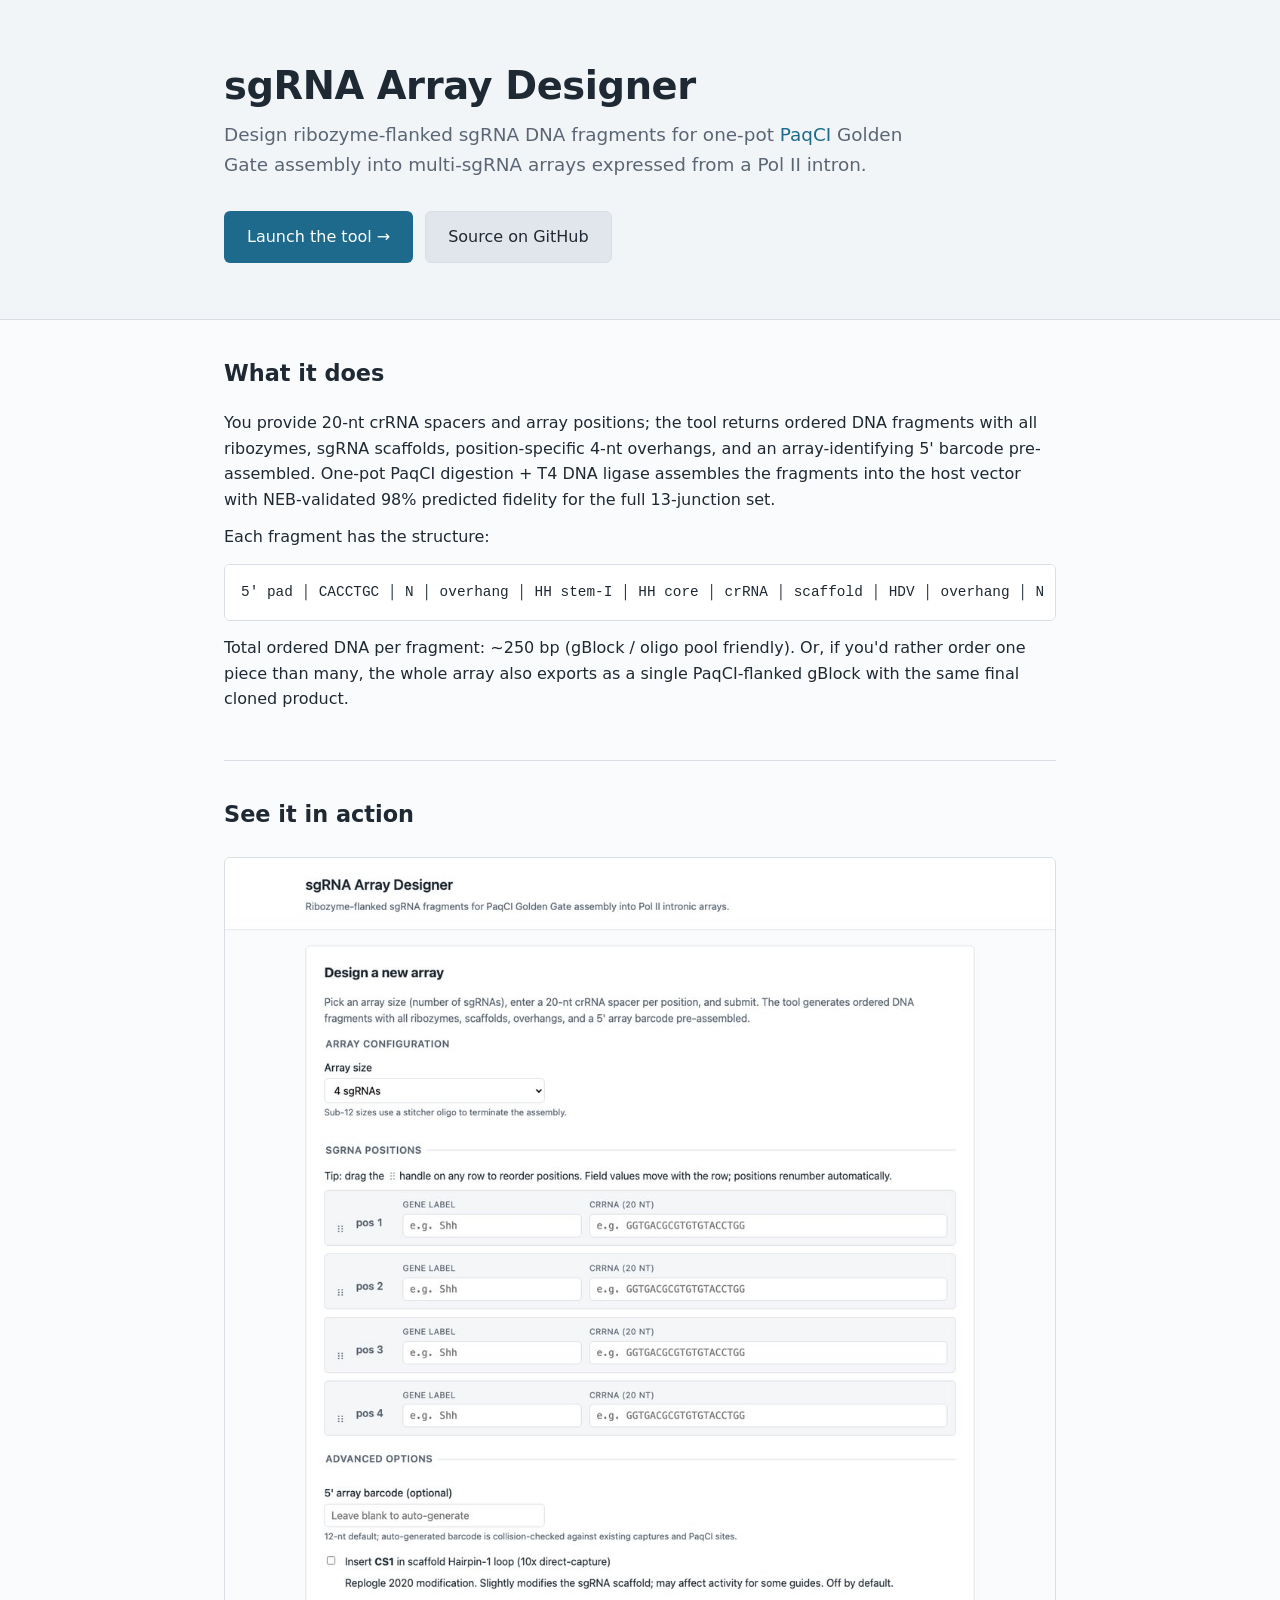
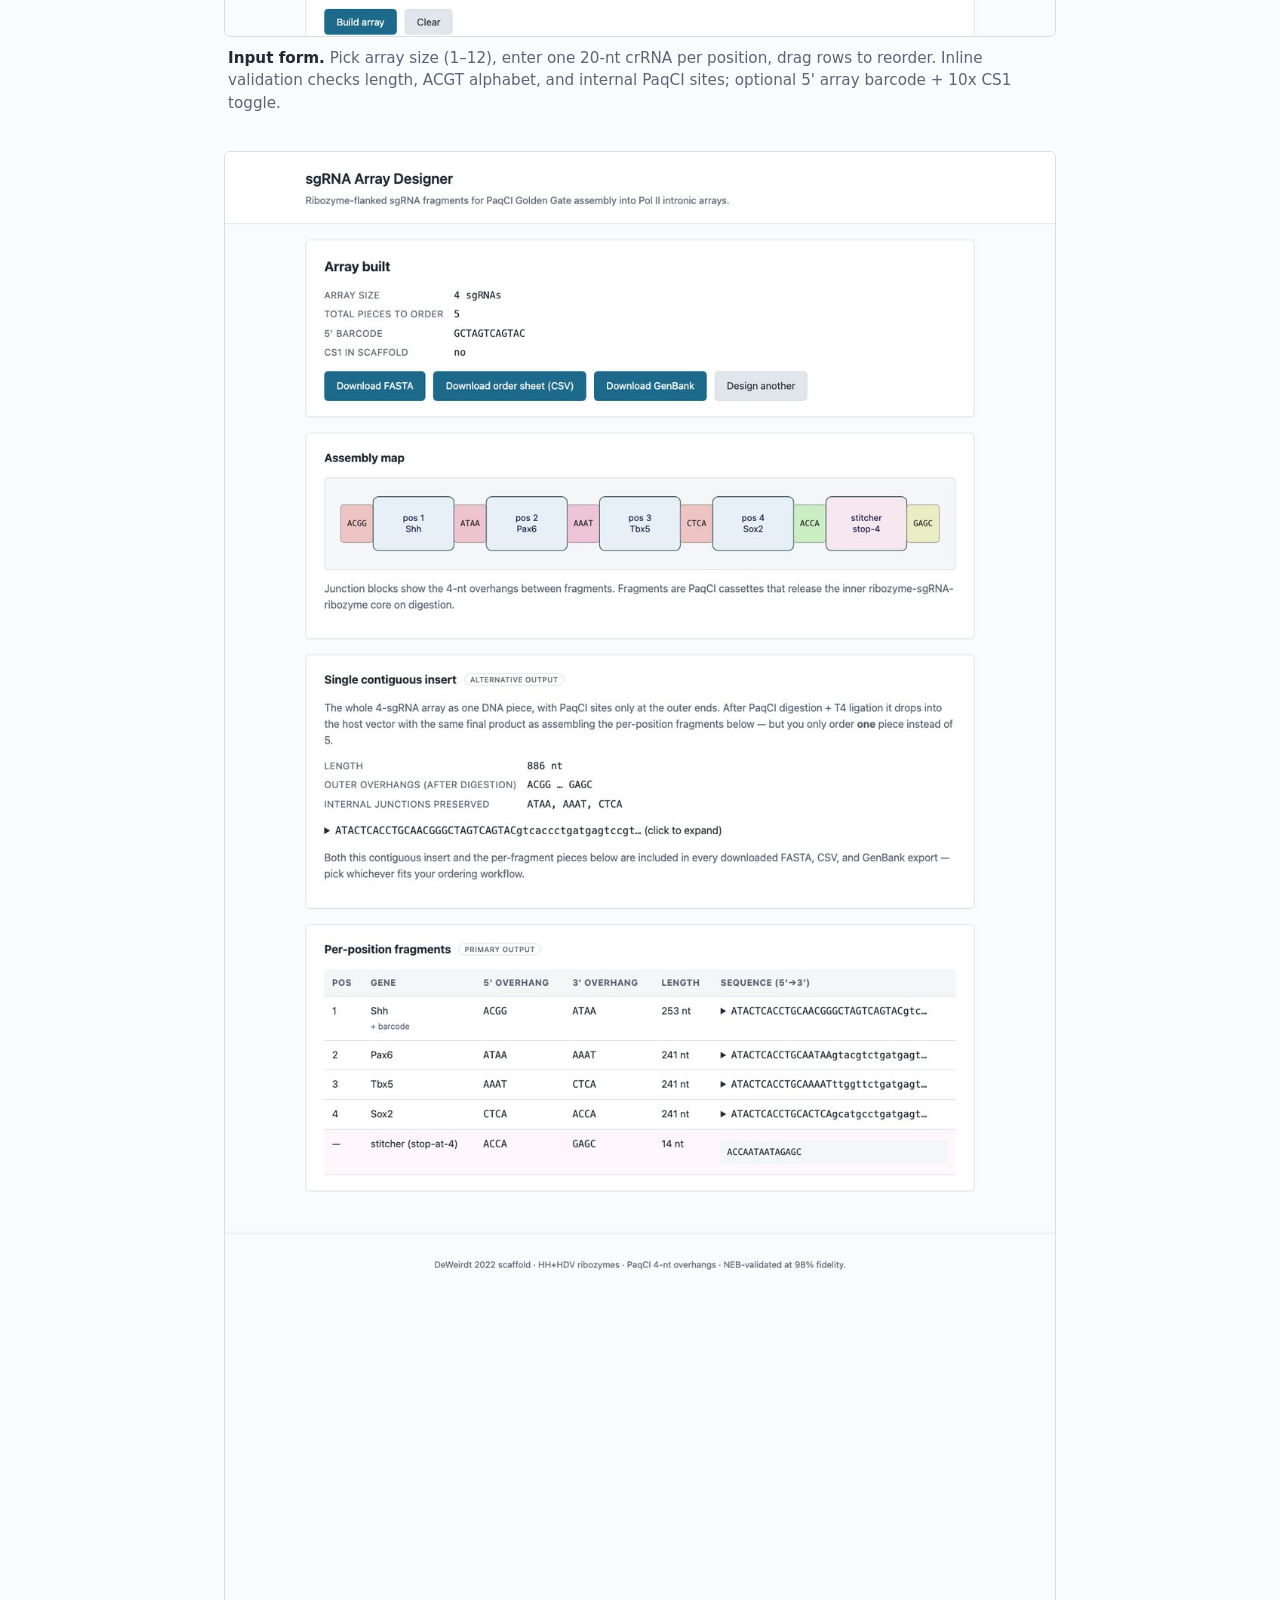
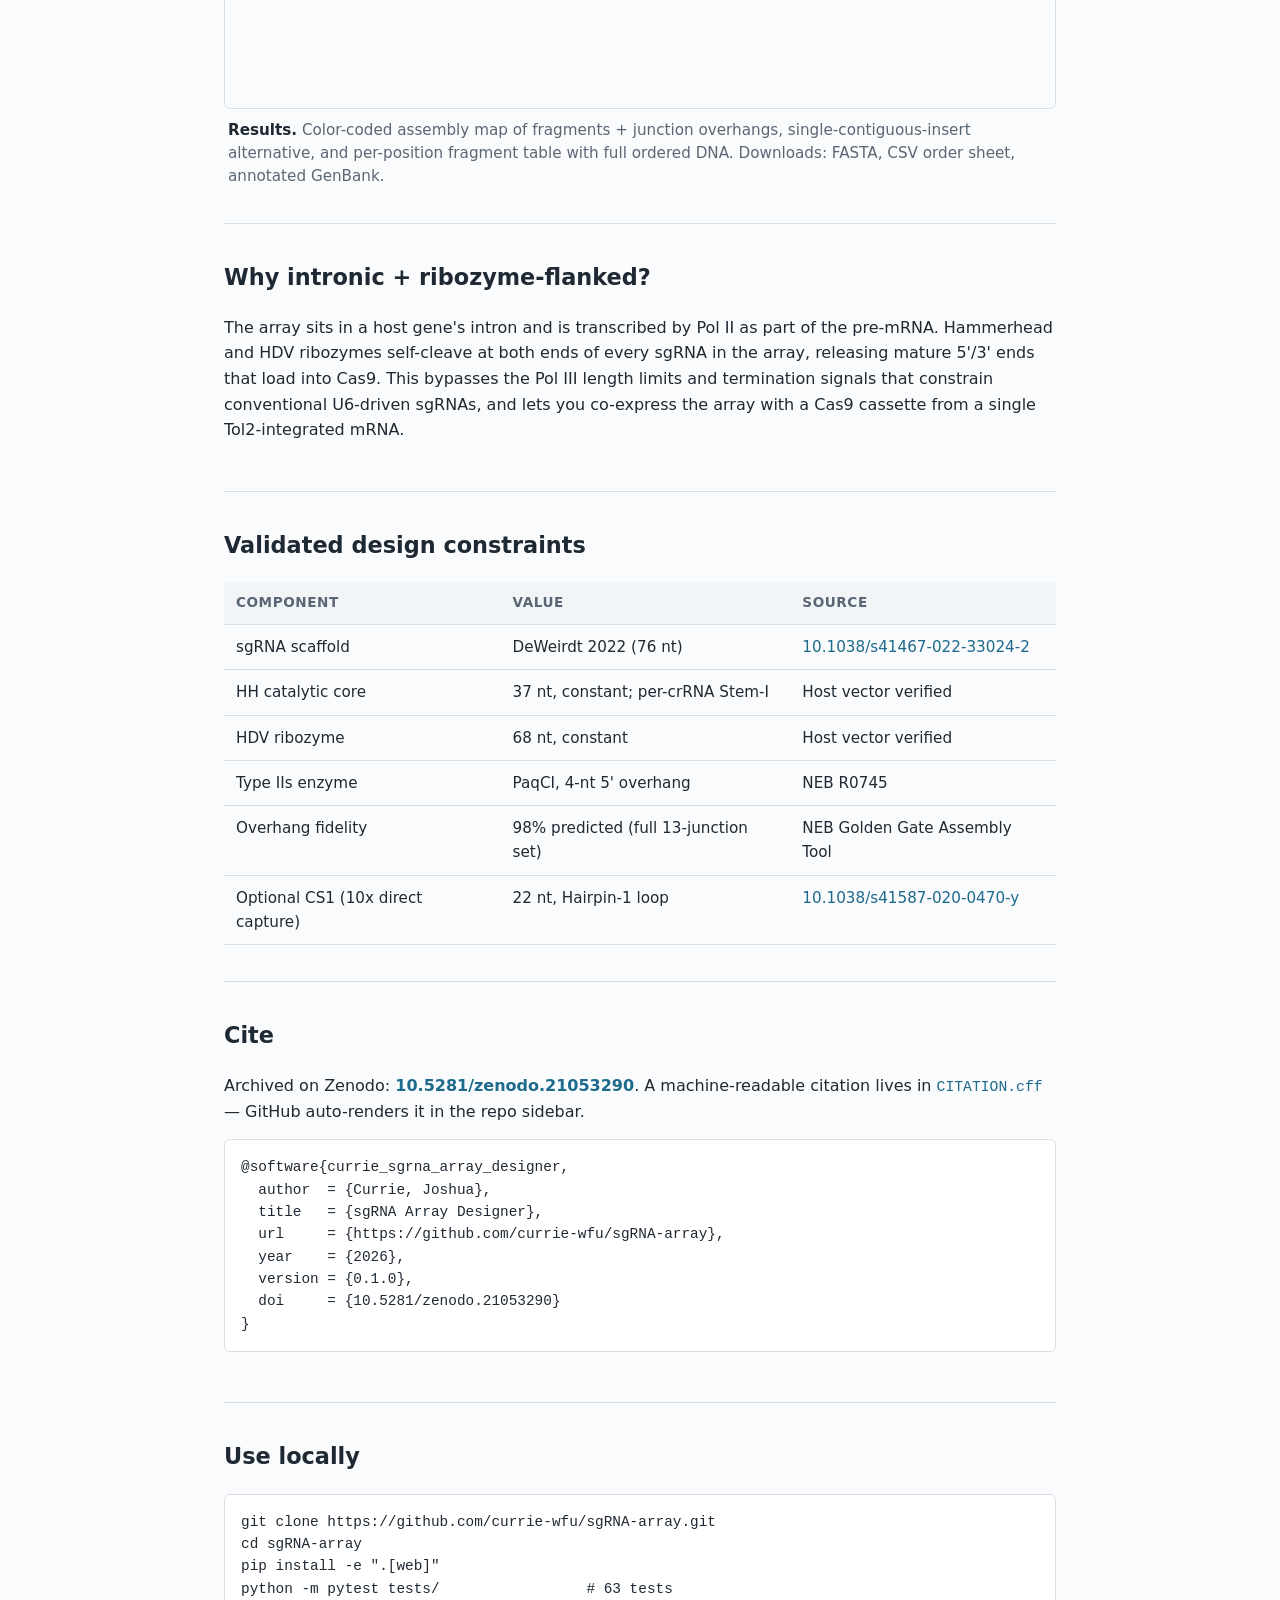
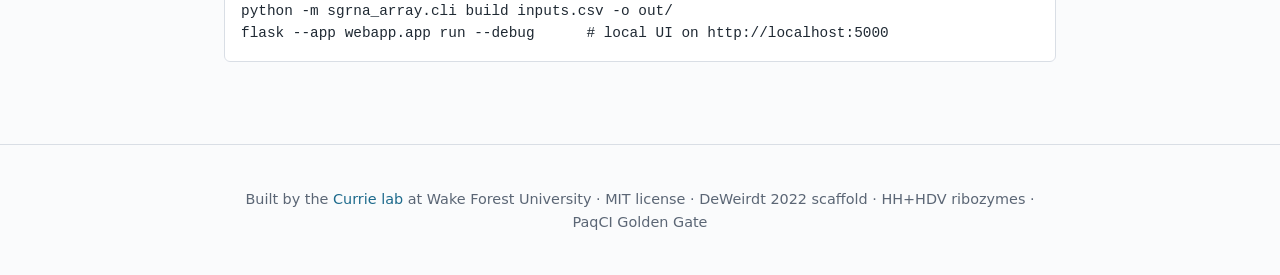
<file: docs/index.html>
<!doctype html>
<html lang="en">
<head>
  <meta charset="utf-8">
  <meta name="viewport" content="width=device-width, initial-scale=1">
  <title>sgRNA Array Designer</title>
  <meta name="description" content="Design ribozyme-flanked sgRNA arrays for PaqCI Golden Gate assembly into Pol II intronic cassettes.">
  <link rel="stylesheet" href="style.css">
</head>
<body>
  <header class="hero">
    <div class="container">
      <h1>sgRNA Array Designer</h1>
      <p class="lede">
        Design ribozyme-flanked sgRNA DNA fragments for one-pot
        <a href="https://www.neb.com/en-us/products/r0745-paqci" target="_blank" rel="noopener">PaqCI</a>
        Golden Gate assembly into multi-sgRNA arrays expressed from a Pol II intron.
      </p>
      <p class="actions">
        <a class="btn btn-primary" href="https://huggingface.co/spaces/currie-wfu/sgRNA_array">
          Launch the tool →
        </a>
        <a class="btn btn-secondary" href="https://github.com/currie-wfu/sgRNA-array">
          Source on GitHub
        </a>
      </p>
    </div>
  </header>

  <main class="container">
    <section>
      <h2>What it does</h2>
      <p>
        You provide 20-nt crRNA spacers and array positions; the tool returns ordered DNA fragments
        with all ribozymes, sgRNA scaffolds, position-specific 4-nt overhangs, and an array-identifying
        5' barcode pre-assembled. One-pot PaqCI digestion + T4 DNA ligase assembles the fragments into
        the host vector with NEB-validated 98% predicted fidelity for the full 13-junction set.
      </p>
      <p>
        Each fragment has the structure:
      </p>
      <pre><code>5' pad │ CACCTGC │ N │ overhang │ HH stem-I │ HH core │ crRNA │ scaffold │ HDV │ overhang │ N │ GCAGGTG │ 3' pad</code></pre>
      <p>
        Total ordered DNA per fragment: ~250 bp (gBlock / oligo pool friendly).
        Or, if you'd rather order one piece than many, the whole array also exports
        as a single PaqCI-flanked gBlock with the same final cloned product.
      </p>
    </section>

    <section class="screenshots">
      <h2>See it in action</h2>
      <figure>
        <a href="images/screenshot-form.jpg">
          <img
            src="images/screenshot-form.jpg"
            alt="Screenshot of the input form: array size selector, four positional sgRNA rows with drag handles, optional barcode and CS1 inputs"
            loading="lazy">
        </a>
        <figcaption>
          <strong>Input form.</strong> Pick array size (1–12), enter one 20-nt crRNA per
          position, drag rows to reorder. Inline validation checks length, ACGT alphabet,
          and internal PaqCI sites; optional 5' array barcode + 10x CS1 toggle.
        </figcaption>
      </figure>
      <figure>
        <a href="images/screenshot-results.jpg">
          <img
            src="images/screenshot-results.jpg"
            alt="Screenshot of the results page: array summary, color-coded assembly map SVG, single contiguous insert section, per-position fragment table with sequences"
            loading="lazy">
        </a>
        <figcaption>
          <strong>Results.</strong> Color-coded assembly map of fragments + junction overhangs,
          single-contiguous-insert alternative, and per-position fragment table with full
          ordered DNA. Downloads: FASTA, CSV order sheet, annotated GenBank.
        </figcaption>
      </figure>
    </section>

    <section>
      <h2>Why intronic + ribozyme-flanked?</h2>
      <p>
        The array sits in a host gene's intron and is transcribed by Pol II as part of the pre-mRNA.
        Hammerhead and HDV ribozymes self-cleave at both ends of every sgRNA in the array, releasing
        mature 5'/3' ends that load into Cas9. This bypasses the Pol III length limits and termination
        signals that constrain conventional U6-driven sgRNAs, and lets you co-express the array with
        a Cas9 cassette from a single Tol2-integrated mRNA.
      </p>
    </section>

    <section>
      <h2>Validated design constraints</h2>
      <table>
        <thead>
          <tr><th>Component</th><th>Value</th><th>Source</th></tr>
        </thead>
        <tbody>
          <tr><td>sgRNA scaffold</td><td>DeWeirdt 2022 (76 nt)</td>
              <td><a href="https://doi.org/10.1038/s41467-022-33024-2">10.1038/s41467-022-33024-2</a></td></tr>
          <tr><td>HH catalytic core</td><td>37 nt, constant; per-crRNA Stem-I</td>
              <td>Host vector verified</td></tr>
          <tr><td>HDV ribozyme</td><td>68 nt, constant</td>
              <td>Host vector verified</td></tr>
          <tr><td>Type IIs enzyme</td><td>PaqCI, 4-nt 5' overhang</td>
              <td>NEB R0745</td></tr>
          <tr><td>Overhang fidelity</td><td>98% predicted (full 13-junction set)</td>
              <td>NEB Golden Gate Assembly Tool</td></tr>
          <tr><td>Optional CS1 (10x direct capture)</td><td>22 nt, Hairpin-1 loop</td>
              <td><a href="https://doi.org/10.1038/s41587-020-0470-y">10.1038/s41587-020-0470-y</a></td></tr>
        </tbody>
      </table>
    </section>

    <section>
      <h2>Cite</h2>
      <p>
        Archived on Zenodo:
        <a href="https://doi.org/10.5281/zenodo.21053290"><strong>10.5281/zenodo.21053290</strong></a>.
        A machine-readable citation lives in
        <a href="https://github.com/currie-wfu/sgRNA-array/blob/main/CITATION.cff"><code>CITATION.cff</code></a>
        — GitHub auto-renders it in the repo sidebar.
      </p>
      <pre><code>@software{currie_sgrna_array_designer,
  author  = {Currie, Joshua},
  title   = {sgRNA Array Designer},
  url     = {https://github.com/currie-wfu/sgRNA-array},
  year    = {2026},
  version = {0.1.0},
  doi     = {10.5281/zenodo.21053290}
}</code></pre>
    </section>

    <section>
      <h2>Use locally</h2>
      <pre><code>git clone https://github.com/currie-wfu/sgRNA-array.git
cd sgRNA-array
pip install -e ".[web]"
python -m pytest tests/                 # 63 tests
python -m sgrna_array.cli build inputs.csv -o out/
flask --app webapp.app run --debug      # local UI on http://localhost:5000</code></pre>
    </section>
  </main>

  <footer>
    <div class="container">
      <p>
        Built by the
        <a href="https://github.com/currie-wfu">Currie lab</a> at Wake Forest University ·
        MIT license · DeWeirdt 2022 scaffold · HH+HDV ribozymes · PaqCI Golden Gate
      </p>
    </div>
  </footer>
</body>
</html>
</file>
<file: docs/style.css>
/* sgRNA Array Designer — GitHub Pages landing page styling.
   Mirrors the Flask app's restrained scientific palette. */

:root {
  --color-bg: #fafbfc;
  --color-surface: #ffffff;
  --color-border: #d9dee5;
  --color-text: #1f2933;
  --color-muted: #5b6675;
  --color-primary: #1d6a8c;
  --color-primary-hover: #155372;
  --color-secondary: #e1e6ec;
  --color-hero-bg: #f1f5f8;
  --radius: 6px;
  --font-system: system-ui, -apple-system, "Segoe UI", Roboto, Helvetica, Arial, sans-serif;
  --font-mono: ui-monospace, SFMono-Regular, Menlo, Monaco, Consolas, monospace;
}

* { box-sizing: border-box; }

html, body {
  margin: 0;
  padding: 0;
  background: var(--color-bg);
  color: var(--color-text);
  font-family: var(--font-system);
  font-size: 16px;
  line-height: 1.6;
}

a {
  color: var(--color-primary);
  text-decoration: none;
}
a:hover { text-decoration: underline; }

.container {
  max-width: 880px;
  margin: 0 auto;
  padding: 0 24px;
}

/* Hero */
.hero {
  background: var(--color-hero-bg);
  border-bottom: 1px solid var(--color-border);
  padding: 64px 0 56px;
}
.hero h1 {
  margin: 0 0 12px;
  font-size: 2.4rem;
  line-height: 1.15;
  letter-spacing: -0.01em;
}
.hero .lede {
  margin: 0 0 32px;
  font-size: 1.15rem;
  color: var(--color-muted);
  max-width: 700px;
}
.hero .actions { margin: 0; display: flex; gap: 12px; flex-wrap: wrap; }

.btn {
  display: inline-block;
  padding: 12px 22px;
  font-size: 1rem;
  border-radius: var(--radius);
  border: 1px solid transparent;
  cursor: pointer;
}
.btn-primary {
  background: var(--color-primary);
  color: white;
}
.btn-primary:hover { background: var(--color-primary-hover); text-decoration: none; }
.btn-secondary {
  background: var(--color-secondary);
  color: var(--color-text);
  border-color: var(--color-border);
}
.btn-secondary:hover { background: #cdd4dd; text-decoration: none; }

/* Sections */
main section {
  padding: 36px 0;
  border-bottom: 1px solid var(--color-border);
}
main section:last-of-type { border-bottom: none; }
main h2 { margin-top: 0; font-size: 1.4rem; }

main p { margin: 12px 0; }

/* Screenshots */
.screenshots figure {
  margin: 24px 0 0;
  padding: 0;
}
.screenshots figure + figure { margin-top: 36px; }
.screenshots a {
  display: block;
  border: 1px solid var(--color-border);
  border-radius: var(--radius);
  overflow: hidden;
  background: var(--color-hero-bg);
  transition: box-shadow 150ms ease, transform 150ms ease;
}
.screenshots a:hover {
  box-shadow: 0 8px 24px rgba(0, 0, 0, 0.08);
  transform: translateY(-1px);
}
.screenshots img {
  display: block;
  width: 100%;
  height: auto;
}
.screenshots figcaption {
  margin: 10px 4px 0;
  font-size: 0.95rem;
  color: var(--color-muted);
  line-height: 1.5;
}
.screenshots figcaption strong { color: var(--color-text); }

pre {
  background: var(--color-surface);
  border: 1px solid var(--color-border);
  border-radius: var(--radius);
  padding: 16px;
  overflow-x: auto;
  font-family: var(--font-mono);
  font-size: 0.9rem;
  line-height: 1.55;
}
code {
  font-family: var(--font-mono);
  font-size: 0.92rem;
}
pre code { font-size: inherit; }

table {
  width: 100%;
  border-collapse: collapse;
  margin-top: 12px;
}
th, td {
  text-align: left;
  padding: 10px 12px;
  border-bottom: 1px solid var(--color-border);
  vertical-align: top;
  font-size: 0.95rem;
}
th {
  font-size: 0.85rem;
  text-transform: uppercase;
  letter-spacing: 0.04em;
  color: var(--color-muted);
  background: var(--color-hero-bg);
}

footer {
  padding: 28px 0;
  border-top: 1px solid var(--color-border);
  color: var(--color-muted);
  font-size: 0.9rem;
  text-align: center;
  margin-top: 32px;
}
</file>
